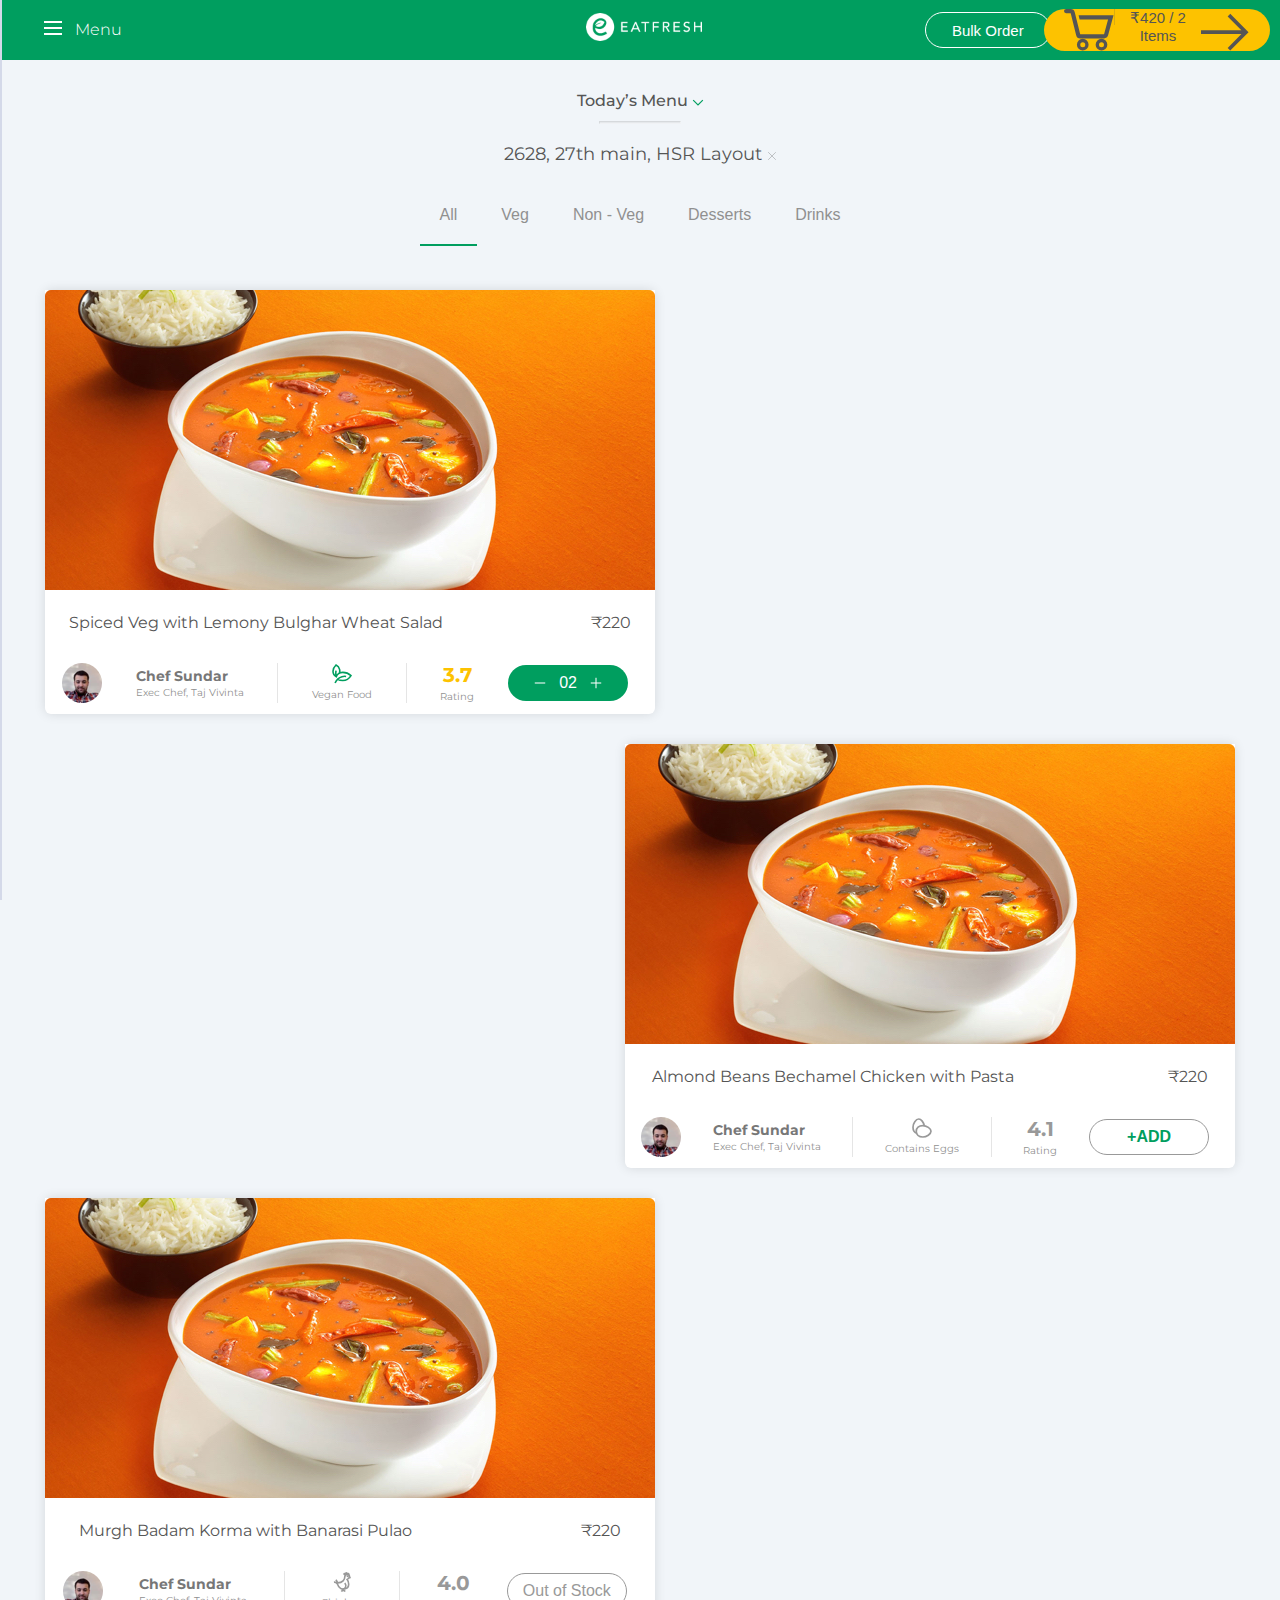
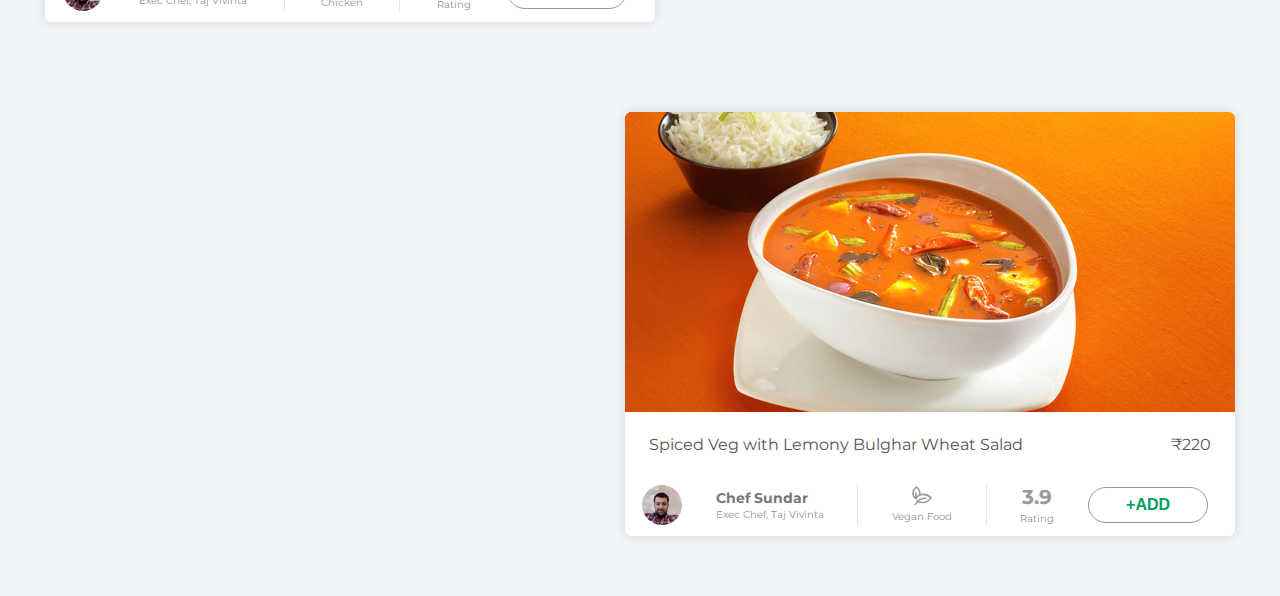
<file: index.html>
<!DOCTYPE html>
<html lang="en">
<head>
  <meta charset="UTF-8">
  <meta name="viewport" content="width=device-width, initial-scale=1.0">
  <meta http-equiv="X-UA-Compatible" content="ie=edge">
  <title>Eat Fresh</title>
  <link href="https://fonts.googleapis.com/css?family=Montserrat" rel="stylesheet">
  <link rel="stylesheet" href="css/normalize.css">
  <link rel="stylesheet" href="css/style.css">
</head>
<body>
  <!-- HEADER -->
  <header id="main-header">
    <nav class="main-nav">
      <div id="mySidenav" class="sidenav">
        <a href="javascript:void(0)" class="closebtn" onclick="closeNav()">&times;</a>
        <a href="#">Dinner</a>
        <a href="#">Specials</a>
        <a href="#">Today</a>
        <a href="#">Order</a>
        <a href="#">Pricing</a>
      </div>
      <span class="menu" style="cursor:pointer" onclick="openNav()"><img src="img/menu.svg" class="menu-img" alt="menu icon">Menu</span>
    </nav>
    <a href="#"><img src="img/eatfreshlogo.png" class="logo" width="115.4px" height="28px" alt="The eat fresh logo"></a>
    <button class="btn btn-order">Bulk Order</button>
    <button class="btn btn-lg"><img src="img/shopping-cart.svg" alt="" class="shopping-cart"><span class="line"></span>₹420 / 2 Items<img src="img/right-arrow.svg" alt="" class="right-arrow"></img></button>
  </header>
  <!-- Drop Down -->
  <div class="dropdown">
    <div class="dropdown-btn"><a href="#">Today’s Menu <img src="img/angle-down.svg" class="arrow" alt="arrow icon"></a>
      <ul class="dropdown-content">
        <li><a href="index.html">Initial</a></li>
        <li><a href="date.html">Date</a></li>
      </ul>
    </div>
    <hr />
  </div>
  <!-- Initial layout -->
  <div id="list-item">
    <p class="address">2628, 27th main, HSR Layout <img src="img/delete-sign.svg" alt="delete icon"> </p>
    <div class="menu-list">
      <button class="menu-list-elements active" data-filter="*">All</button>
	<button class="menu-list-elements" data-filter=".veg">Veg</button>
	<button class="menu-list-elements" data-filter=".non-veg">Non - Veg</button>
	<button class="menu-list-elements" data-filter=".desserts">Desserts</button>
	<button class="menu-list-elements" data-filter=".drinks">Drinks</button>
    </div>
  </div>

  <div id="wrapper">
    <div class="card card-1">
      <div class="image">
        <img src="img/img-1.jpg" width="610px" height="300px" alt="The image of a rice and salad">
      </div>
      <div class="content">
        <div class="head">
          <p class="name">Spiced Veg with Lemony Bulghar Wheat Salad</p>
          <p>₹220</p>
        </div>
        <div class="desc">
          <img src="img/oval-1.png" height="40px" width="40px" alt="oval profile photo">
          <p class="title"><strong>Chef Sundar</strong><br />Exec Chef, Taj Vivinta</p>
          <span class="ver-line"></span>
          <p><img src="img/natural-food.svg" height="20px" width="20px" alt="leaf icon"><br />Vegan Food</p>
          <span class="ver-line"></span>
          <p><strong style="color:#fdc200;font-size:20px;">3.7</strong><br />Rating</p>
          <button class="btn btn-item btn-item1 btn-lg"><img src="img/minus-math.png" alt="" class="minus">02<img src="img/plus-math.png" alt="" class="plus"></img></button>
        </div>
      </div>
    </div>
    <div class="card card-2">
      <div class="image">
        <img src="img/img-1.jpg" width="610px" height="300px" alt="Almond Beans Bechamel Chicken with Pasta">
      </div>
      <div class="content">
        <div class="head">
          <p class="name">Almond Beans Bechamel Chicken with Pasta</p>
          <p>₹220</p>
        </div>
        <div class="desc">
          <img src="img/oval-1.png" height="40px" width="40px" alt="oval profile photo">
          <p class="title"><strong>Chef Sundar</strong><br />Exec Chef, Taj Vivinta</p>
          <span class="ver-line"></span>
          <p><img src="img/eggs.svg" height="20px" width="20px" alt="eggs icon"><br />Contains Eggs</p>
          <span class="ver-line"></span>
          <p><strong style="color:#999999;font-size:20px;">4.1</strong><br />Rating</p>
          <button class="btn btn-item btn-borderline btn-lg">+ADD</button>
        </div>
      </div>
    </div>
    <div class="card card-3">
      <div class="image">
        <img src="img/img-1.jpg" width="610px" height="300px" alt="Murgh Badam Korma with Banarasi Pulao">
      </div>
      <div class="content">
        <div class="head">
          <p class="name">Murgh Badam Korma with Banarasi Pulao</p>
          <p>₹220</p>
        </div>
        <div class="desc">
          <img src="img/oval-1.png" height="40px" width="40px" alt="oval profile photo">
          <p class="title"><strong>Chef Sundar</strong><br />Exec Chef, Taj Vivinta</p>
          <span class="ver-line"></span>
          <p><img src="img/chicken.svg" height="20px" width="20px" alt="chicken icon"><br />Chicken</p>
          <span class="ver-line"></span>
          <p><strong style="color:#999999;font-size:20px;">4.0</strong><br />Rating</p>
          <button class="btn btn-item btn-item3 btn-lg">Out of Stock</button>
        </div>
      </div>
    </div>
    <div class="card card-4">
      <div class="image">
        <img src="img/img-1.jpg" width="610px" height="300px" alt="Spiced Veg with Lemony Bulghar Wheat Salad">
      </div>
      <div class="content">
        <div class="head">
          <p class="name">Spiced Veg with Lemony Bulghar Wheat Salad</p>
          <p>₹220</p>
        </div>
        <div class="desc">
          <img src="img/oval-1.png" height="40px" width="40px" alt="oval profile photo">
          <p class="title"><strong>Chef Sundar</strong><br />Exec Chef, Taj Vivinta</p>
          <span class="ver-line"></span>
          <p><img src="img/natural-food-grey.svg" height="20px" width="20px" alt="leaf icon"><br />Vegan Food</p>
          <span class="ver-line"></span>
          <p><strong style="color:#999999;font-size:20px;">3.9</strong><br />Rating</p>
          <button class="btn btn-item btn-borderline btn-lg">+ADD</button>
        </div>
      </div>
    </div>
  </div>


<script src="script.js"></script>
</body>
</html>
</file>
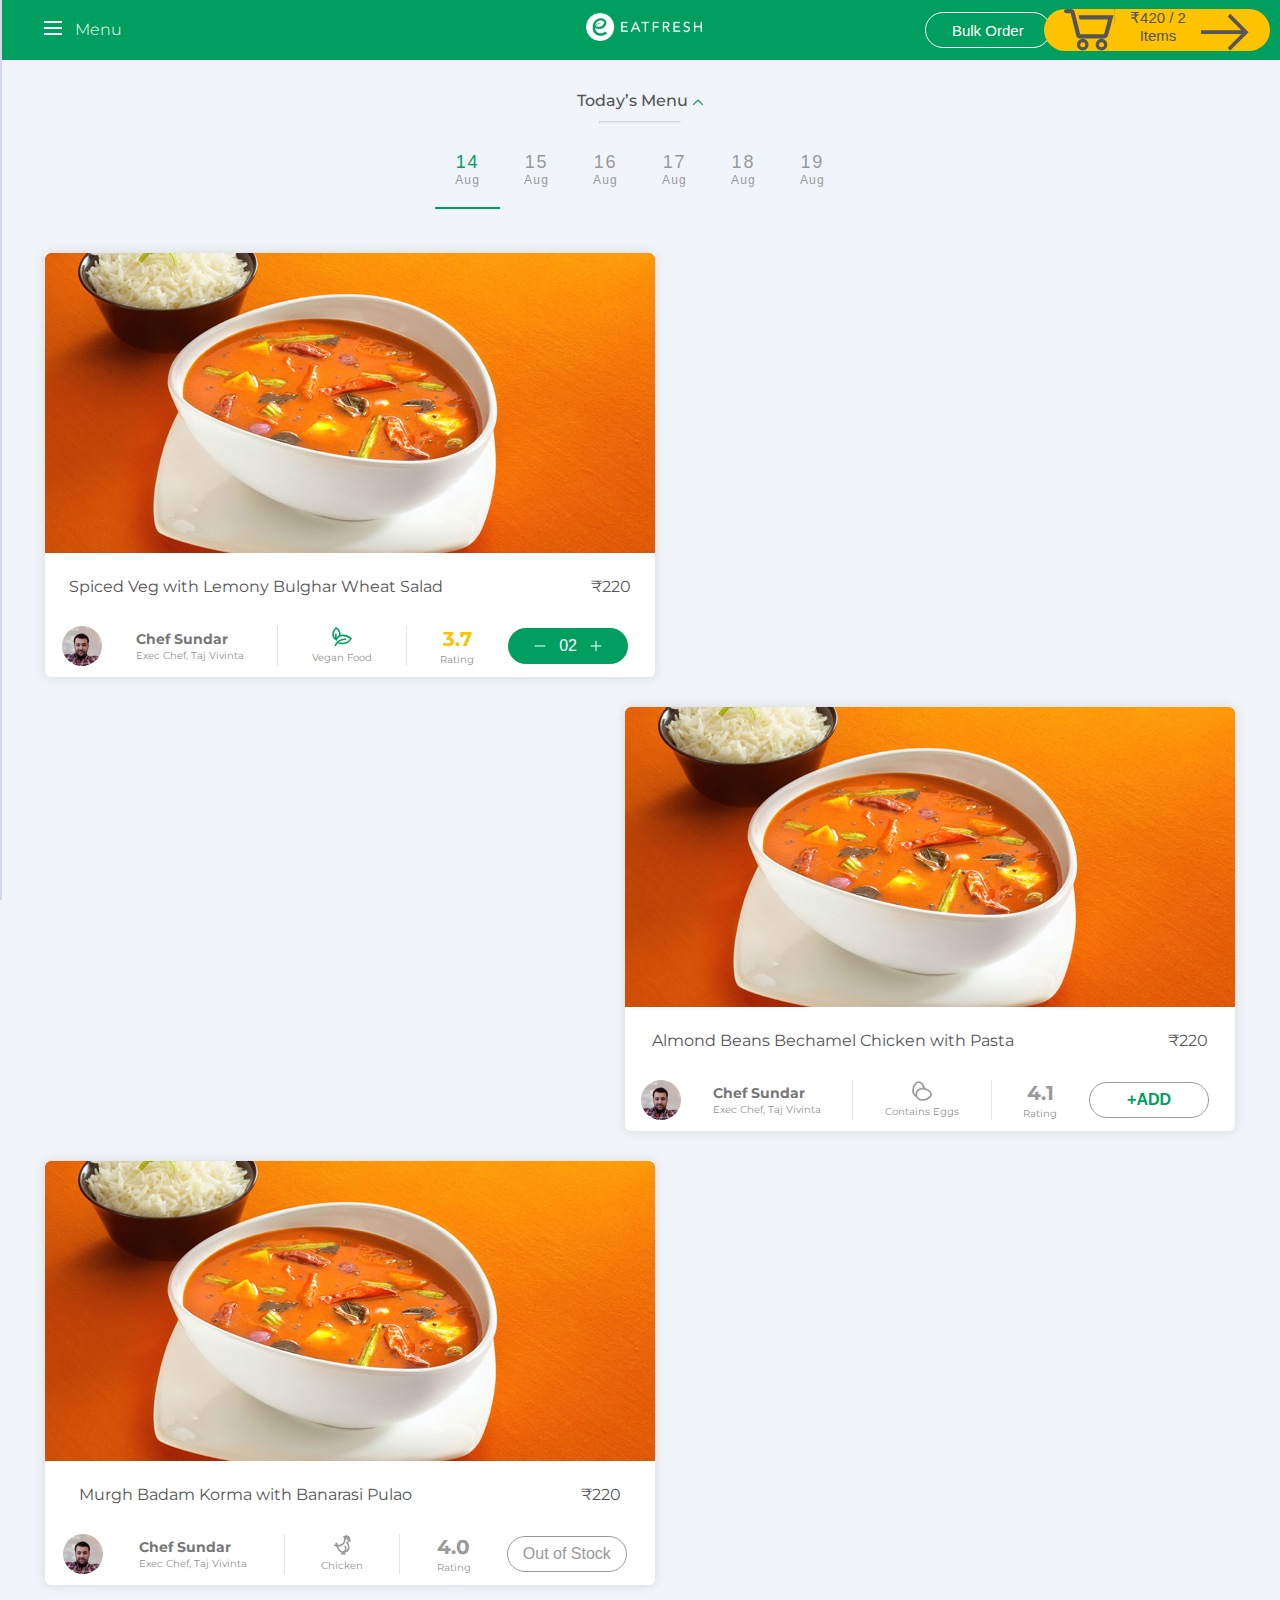
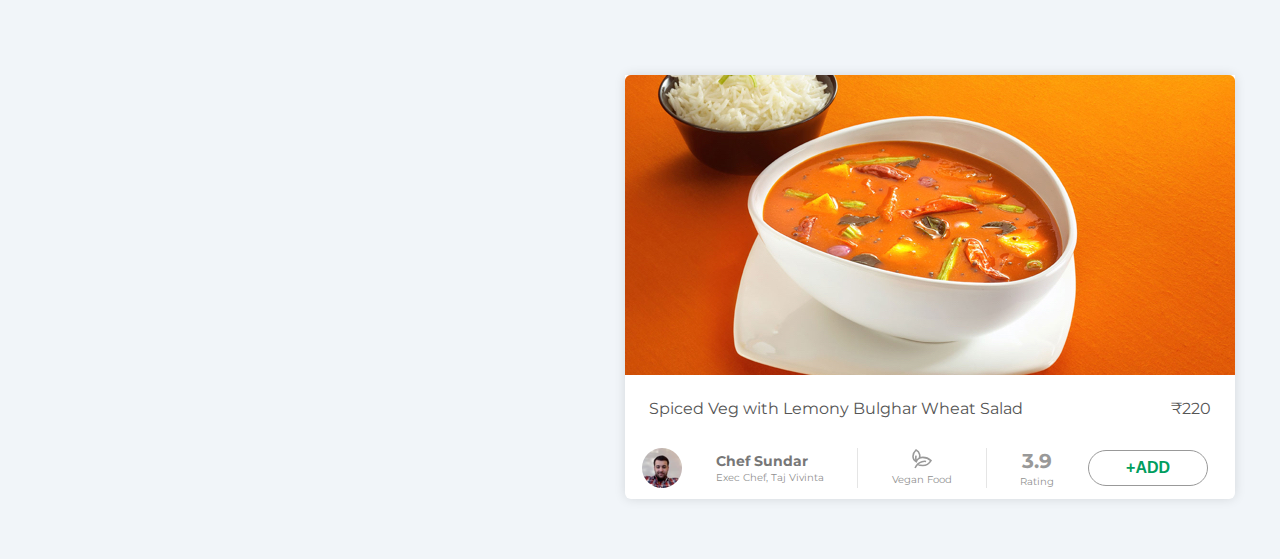
<file: date.html>
<!DOCTYPE html>
<html lang="en">
<head>
  <meta charset="UTF-8">
  <meta name="viewport" content="width=device-width, initial-scale=1.0">
  <meta http-equiv="X-UA-Compatible" content="ie=edge">
  <title>Eat Fresh</title>
  <link href="https://fonts.googleapis.com/css?family=Montserrat" rel="stylesheet">
  <link rel="stylesheet" href="css/normalize.css">
  <link rel="stylesheet" href="css/style.css">
</head>
<body>
  <!-- HEADER -->
  <header id="main-header">
    <nav class="main-nav">
      <div id="mySidenav" class="sidenav">
        <a href="javascript:void(0)" class="closebtn" onclick="closeNav()">&times;</a>
        <a href="#">Dinner</a>
        <a href="#">Specials</a>
        <a href="#">Today</a>
        <a href="#">Order</a>
        <a href="#">Pricing</a>
      </div>
      <span class="menu" style="cursor:pointer" onclick="openNav()"><img src="img/menu.svg" class="menu-img" alt="menu icon">Menu</span>
    </nav>
    <a href="#"><img src="img/eatfreshlogo.png" class="logo" width="115.4px" height="28px" alt="The eat fresh logo"></a>
    <button class="btn btn-order">Bulk Order</button>
    <button class="btn btn-lg"><img src="img/shopping-cart.svg" alt="" class="shopping-cart"><span class="line"></span>₹420 / 2 Items<img src="img/right-arrow.svg" alt="" class="right-arrow"></img></button>
  </header>
  <!-- Drop Down -->
  <div class="dropdown">
    <div class="dropdown-btn"><a href="#">Today’s Menu <img src="img/angle-up.svg" alt=""></a>
      <ul class="dropdown-content">
        <li><a href="index.html">Initial</a></li>
        <li><a href="date.html">Date</a></li>
      </ul>
    </div>
    <hr />
  </div>
  <!-- Date -->
  <div id="list-item">
    <div class="menu-list">
      <button class="menu-list-elements date active"><span>14</span><br />Aug</button>
	<button class="menu-list-elements date"><span>15</span><br />Aug</button>
	<button class="menu-list-elements date"><span>16</span><br />Aug</button>
	<button class="menu-list-elements date"><span>17</span><br />Aug</button>
	<button class="menu-list-elements date"><span>18</span><br />Aug</button>
      <button class="menu-list-elements date"><span>19</span><br />Aug</button>
    </div>
  </div>
  <!-- Wrapper -->
  <div id="wrapper">
    <div class="card card-1">
      <div class="image">
        <img src="img/img-1.jpg" width="610px" height="300px" alt="The image of a rice and salad">
      </div>
      <div class="content">
        <div class="head">
          <p class="name">Spiced Veg with Lemony Bulghar Wheat Salad</p>
          <p>₹220</p>
        </div>
        <div class="desc">
          <img src="img/oval-1.png" height="40px" width="40px" alt="oval profile photo">
          <p class="title"><strong>Chef Sundar</strong><br />Exec Chef, Taj Vivinta</p>
          <span class="ver-line"></span>
          <p><img src="img/natural-food.svg" height="20px" width="20px" alt="leaf icon"><br />Vegan Food</p>
          <span class="ver-line"></span>
          <p><strong style="color:#fdc200;font-size:20px;">3.7</strong><br />Rating</p>
          <button class="btn btn-item btn-item1 btn-lg"><img src="img/minus-math.png" alt="" class="minus">02<img src="img/plus-math.png" alt="" class="plus"></img></button>
        </div>
      </div>
    </div>
    <div class="card card-2">
      <div class="image">
        <img src="img/img-1.jpg" width="610px" height="300px" alt="Almond Beans Bechamel Chicken with Pasta">
      </div>
      <div class="content">
        <div class="head">
          <p class="name">Almond Beans Bechamel Chicken with Pasta</p>
          <p>₹220</p>
        </div>
        <div class="desc">
          <img src="img/oval-1.png" height="40px" width="40px" alt="oval profile photo">
          <p class="title"><strong>Chef Sundar</strong><br />Exec Chef, Taj Vivinta</p>
          <span class="ver-line"></span>
          <p><img src="img/eggs.svg" height="20px" width="20px" alt="eggs icon"><br />Contains Eggs</p>
          <span class="ver-line"></span>
          <p><strong style="color:#999999;font-size:20px;">4.1</strong><br />Rating</p>
          <button class="btn btn-item btn-borderline btn-lg">+ADD</button>
        </div>
      </div>
    </div>
    <div class="card card-3">
      <div class="image">
        <img src="img/img-1.jpg" width="610px" height="300px" alt="Murgh Badam Korma with Banarasi Pulao">
      </div>
      <div class="content">
        <div class="head">
          <p class="name">Murgh Badam Korma with Banarasi Pulao</p>
          <p>₹220</p>
        </div>
        <div class="desc">
          <img src="img/oval-1.png" height="40px" width="40px" alt="oval profile photo">
          <p class="title"><strong>Chef Sundar</strong><br />Exec Chef, Taj Vivinta</p>
          <span class="ver-line"></span>
          <p><img src="img/chicken.svg" height="20px" width="20px" alt="chicken icon"><br />Chicken</p>
          <span class="ver-line"></span>
          <p><strong style="color:#999999;font-size:20px;">4.0</strong><br />Rating</p>
          <button class="btn btn-item btn-item3 btn-lg">Out of Stock</button>
        </div>
      </div>
    </div>
    <div class="card card-4">
      <div class="image">
        <img src="img/img-1.jpg" width="610px" height="300px" alt="Spiced Veg with Lemony Bulghar Wheat Salad">
      </div>
      <div class="content">
        <div class="head">
          <p class="name">Spiced Veg with Lemony Bulghar Wheat Salad</p>
          <p>₹220</p>
        </div>
        <div class="desc">
          <img src="img/oval-1.png" height="40px" width="40px" alt="oval profile photo">
          <p class="title"><strong>Chef Sundar</strong><br />Exec Chef, Taj Vivinta</p>
          <span class="ver-line"></span>
          <p><img src="img/natural-food-grey.svg" height="20px" width="20px" alt="leaf icon"><br />Vegan Food</p>
          <span class="ver-line"></span>
          <p><strong style="color:#999999;font-size:20px;">3.9</strong><br />Rating</p>
          <button class="btn btn-item btn-borderline btn-lg">+ADD</button>
        </div>
      </div>
    </div>
  </div>

<script src="script.js"></script>
</body>
</html>
</file>
<file: css/style.css>
/* =================================
  Base Element Styles
==================================== */

* {
  box-sizing: border-box;
}

body {
  font-family: 'Montserrat', sans-serif;
  background: #f1f5f9;
  margin: 0;
  padding: 0;
  line-height: 1.43;
}

p {
 color: #555555;
 font-size: 18px;
}

a, li {
  color: #555555;
  font-size: 16px;
}

a {
  text-decoration: none;
  font-weight: 500;
}

li {
  list-style: none;
}

/*======= HEADER =======*/
#main-header {
  width: 100%;
  height: 60px;
  background-color: #009e5f;
  color: #fff;
  display: flex;
  justify-content: space-between;
  align-items: center;
}

.menu {
  font-weight: 300;
  letter-spacing: normal;
  text-align: right;
  padding: 21px;
  margin-left: 23px;
}

.menu-img {
  margin-right: 13px;
}

.logo {
  margin-left: 220px;
}

.btn {
  font-size: 15px;
  font-weight: 530;
}

.btn-order {
  width: 126px;
  height: 36px;
  color: #fff;
  text-align: center;
  margin-right: -230px;
  border-radius: 100px;
  border: solid 1px #ffffff;
  background-color: #009e5f;
}

.btn-lg {
  width: 226px;
  height: 42px;
  border-radius: 21px;
  padding: 0px 20px;
  border: none;
  color: #555555;
  margin-right: 10px;
  background-color: #fdc200;
  display: flex;
  justify-content: space-around;
}

.line {
  width: 1px;
  height: 16px;
  opacity: 0.2;
  background-color: #555555;
}

.right-arrow {
  margin-top: 2px;
}

/*========= Side Nav =========*/
.sidenav {
  height: 100%;
  width: 0;
  position: fixed;
  top: 0;
  left: 0;
  z-index: 1;
  background-color: #fff;
  border: solid 0.5px rgba(75, 97, 163, 0.24);
  overflow-x: hidden;
  transition: 0.5s;
  padding-top: 60px;
}

.sidenav a {
  padding: 8px 8px 8px 32px;
  text-decoration: none;
  font-size: 25px;
  color: #818181;
  display: block;
  transition: 0.3s;
}

.sidenav a:hover {
  color: #009e5f;
}

.sidenav .closebtn {
  position: absolute;
  top: 0;
  right: 25px;
  font-size: 36px;
  margin-left: 50px;
}

/*========= Drop Down =========*/
.dropdown {
  text-align: center;
  padding-top: 30px;
}

hr {
  width: 80px;
  height: 1px;
  opacity: 0.3;
  background-color: #cccccc;
}

.dropdown-content {
  display: none;
}

.dropdown-content a:hover {
 color: #009e5f;
}

.dropdown-btn:hover .dropdown-content {
 display: block;
}

/*======= Menu List======*/
#list-item {
  text-align: center;
}

.menu-list-elements {
  background-color: #f1f5f9;
  border: none;
  color: #909090;
  font-weight: 400;
  padding: 20px;
  margin-bottom: 14px;
}

.menu-list-elements:hover {
  border-bottom: 2px solid #009e5f;
}

.active {
  border-bottom: 2px solid #009e5f;
}

/*=========== Dates ===========*/
.date, .date span {
  color: #999999;
  font-weight: 300;
  letter-spacing: 0.1em;
}

.date span {
  font-size: 18px;
}

.date {
  font-size: 12px;
}

.active span{
  color: #009e5f;
}

.active .selected {
  border-bottom: 2px solid #009e5f;
}


/*=========== Cards ===========*/
.card {
  width: 610px;
  height: 424px;
  text-align: center;
  border-radius: 6px;
  background-color: #ffffff;
  box-shadow: 0 0 12px 0 rgba(0, 0, 0, 0.12);
}

.head, .desc {
  display: flex;
  align-items: center;
  justify-content: space-around;
}

.head .name {
  margin-right: 100px;
}

.btn-item {
  width: 120px;
  height: 36px;
  font-size: 16px;
  align-items: center;
}

.btn-item1 {
  color: #fff;
  border-radius: 100px;
  background-color: #009e5f
}

.btn-borderline {
  color: #009e5f;
  font-weight: bold;
  background-color: #fff;
  border: solid 1px #999999;
}

.btn-item3 {
  padding: 0;
  color: #999;
  background-color: #fff;
  border: solid 1px #999999;
}

.ver-line {
  width: 1px;
  height: 40px;
  opacity: 0.5;
  background-color: #cccccc;
}

.img-2, .img-3, .img-4 {
  object-fit: contain;
  border-radius: 10px;
}

.desc .title {
  text-align: left;
}

.desc p strong {
  font-size: 14px;
  color: #777777;
}

.head p {
  font-size: 16px;
}

.desc p {
  font-size: 10px;
  color: #909090;
}

/*=========== Cards ==========*/
.wrapper {
  width: 100%;
  display: flex;
  justify-content: space-around;
  flex-wrap: wrap;
  flex-align: center;
  flex-direction: row;
}

.card {
  margin: 30px auto;
}

/*======== Media Queries ========*/
@media screen and (min-width: 750px) {
  .card-1, .card-3 {
    float: left;
    margin: 30px 0px 0px 45px;
  }
  .card-2, .card-4 {
    float: right;
    margin: 30px 45px 0px 0px;
  }
  .card-3, .card-4 {
    margin-bottom: 60px;
  }
}

@media screen and (max-height: 450px) {
  .sidenav {
    padding-top: 15px;
  }
  .sidenav a {
    font-size: 18px;
  }  
}
</file>
